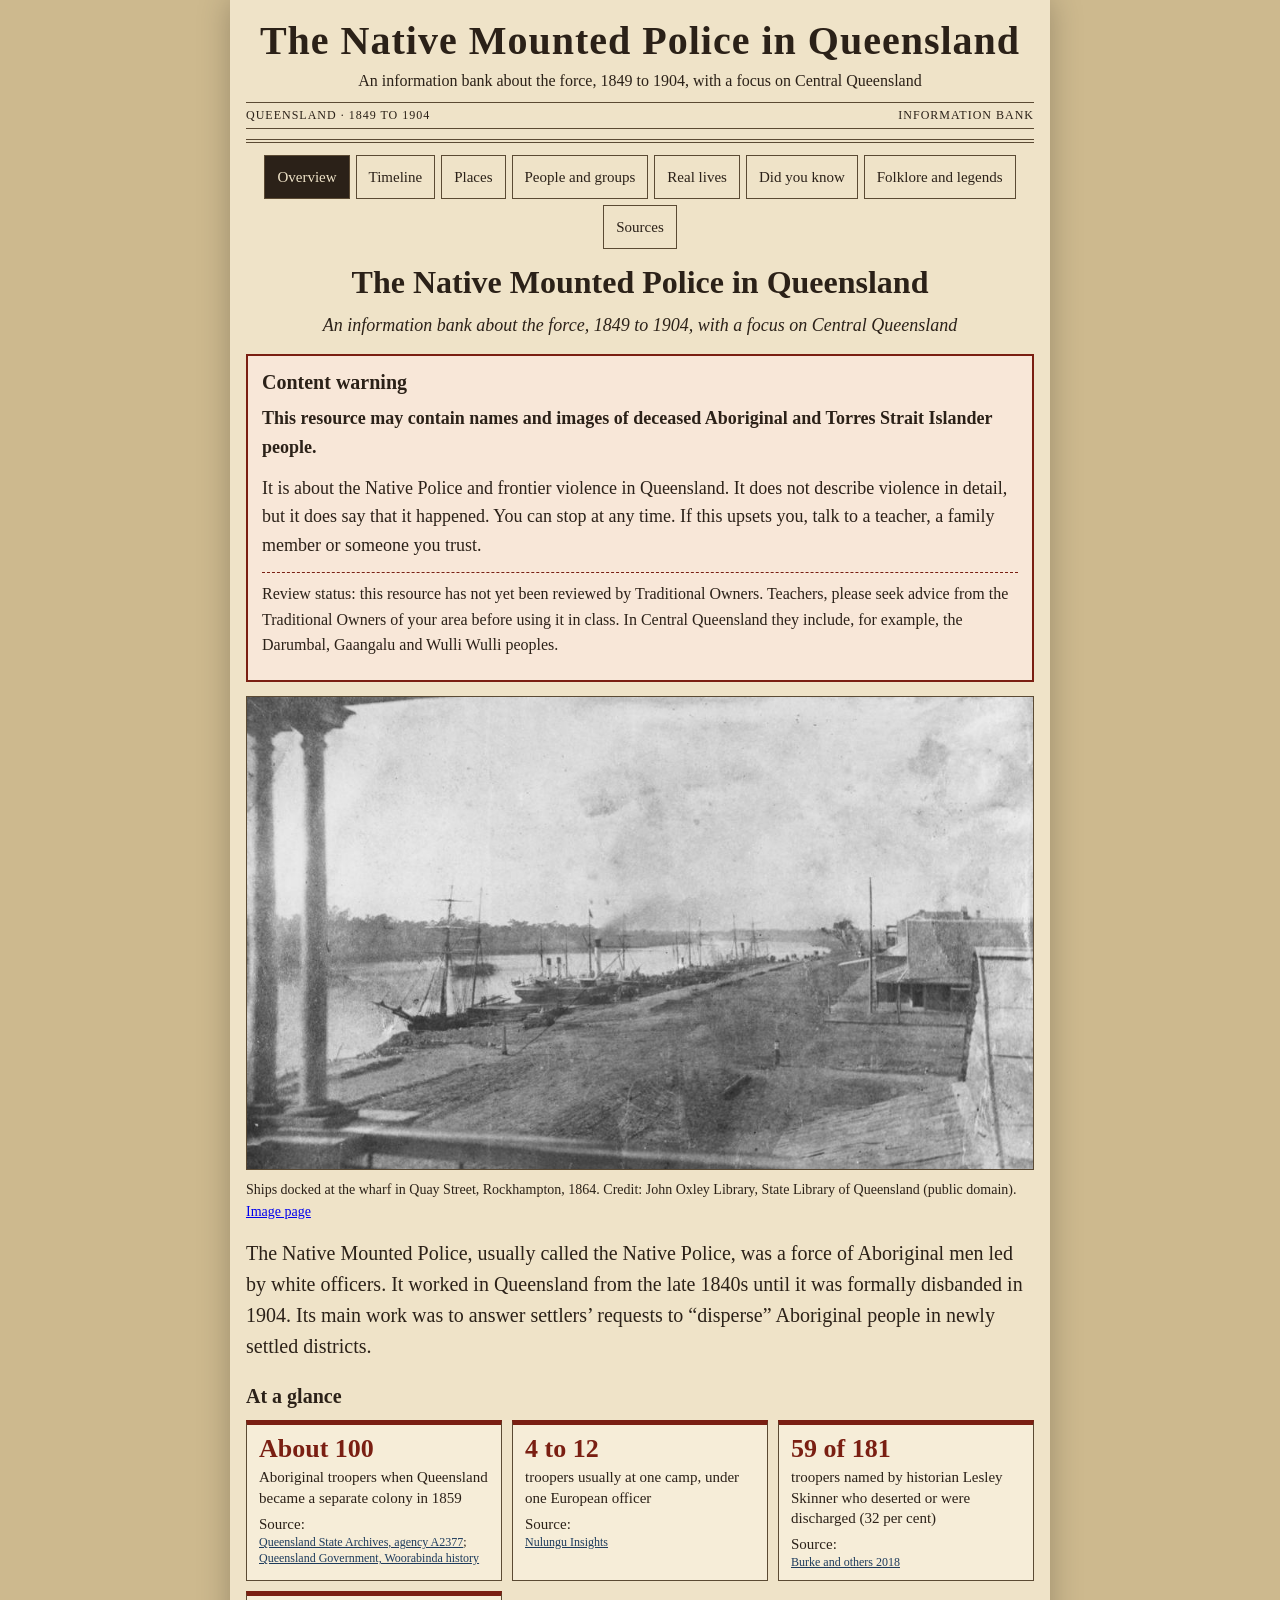
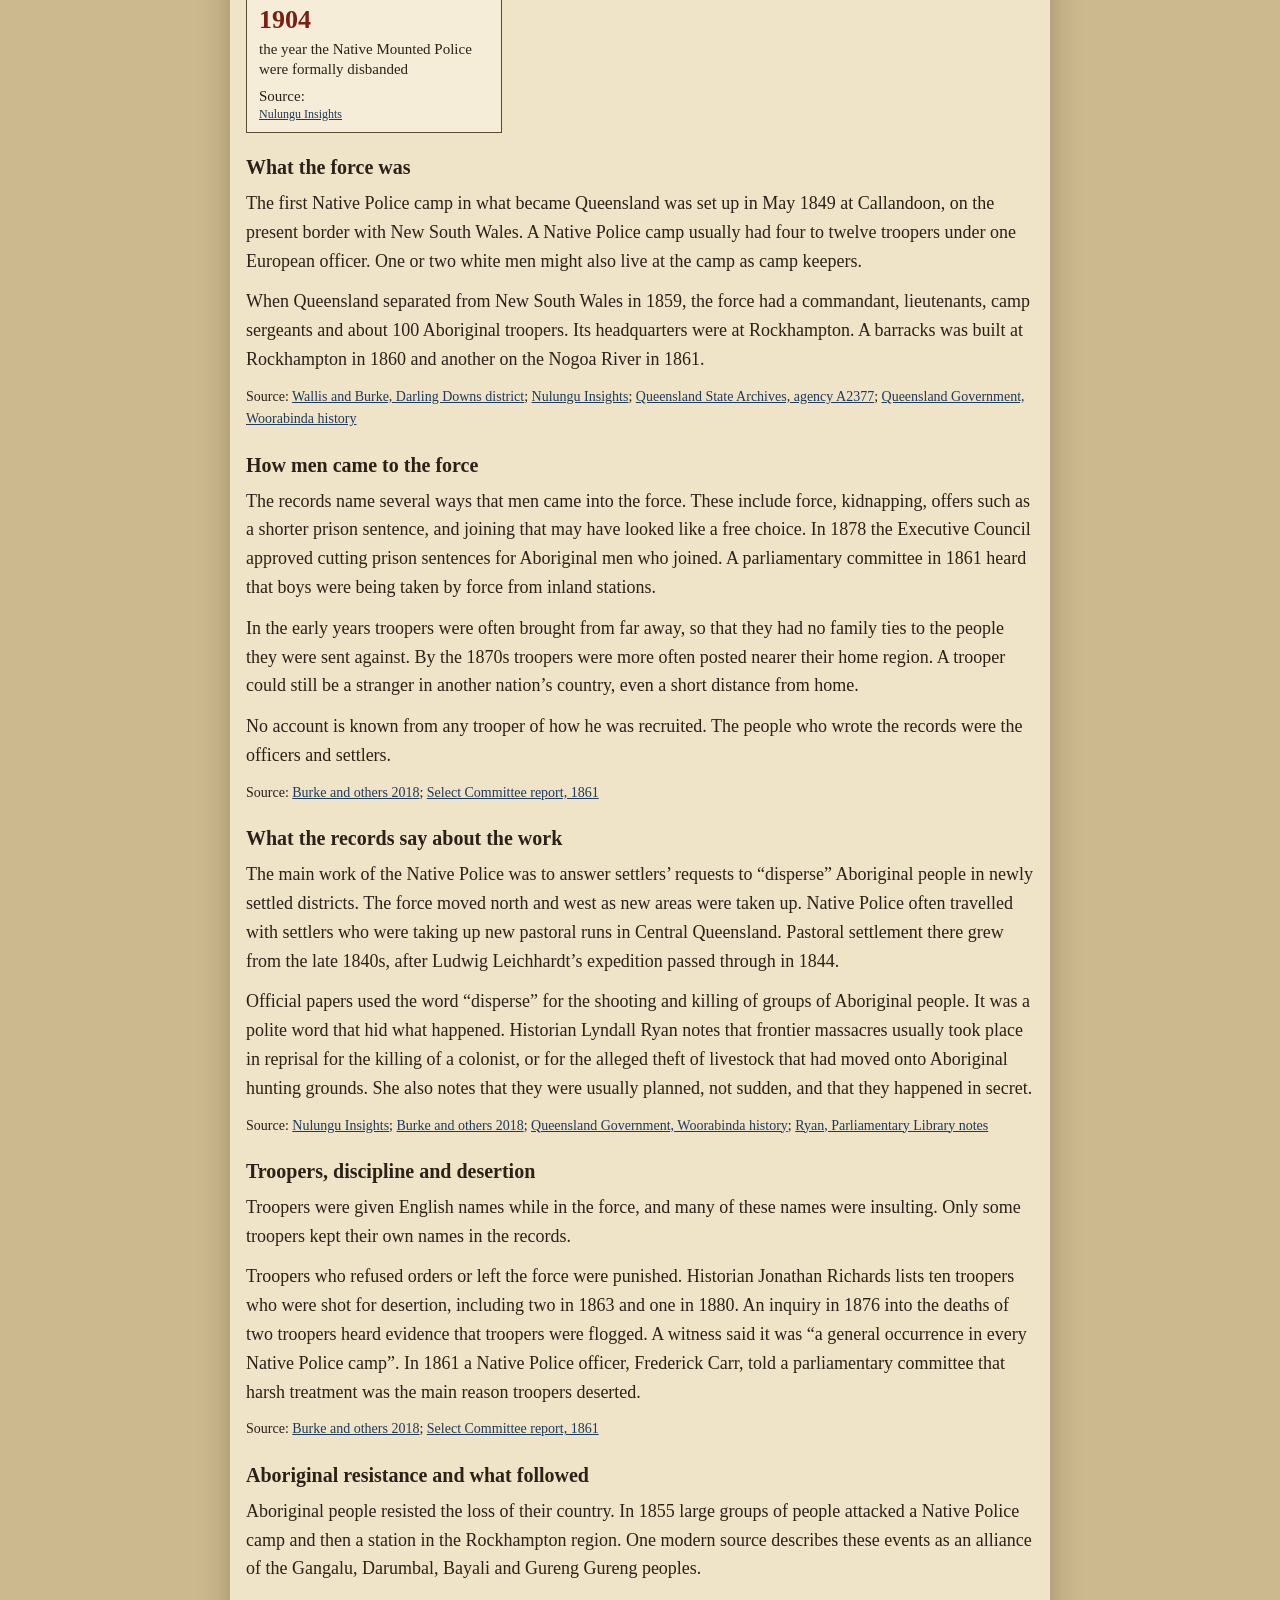
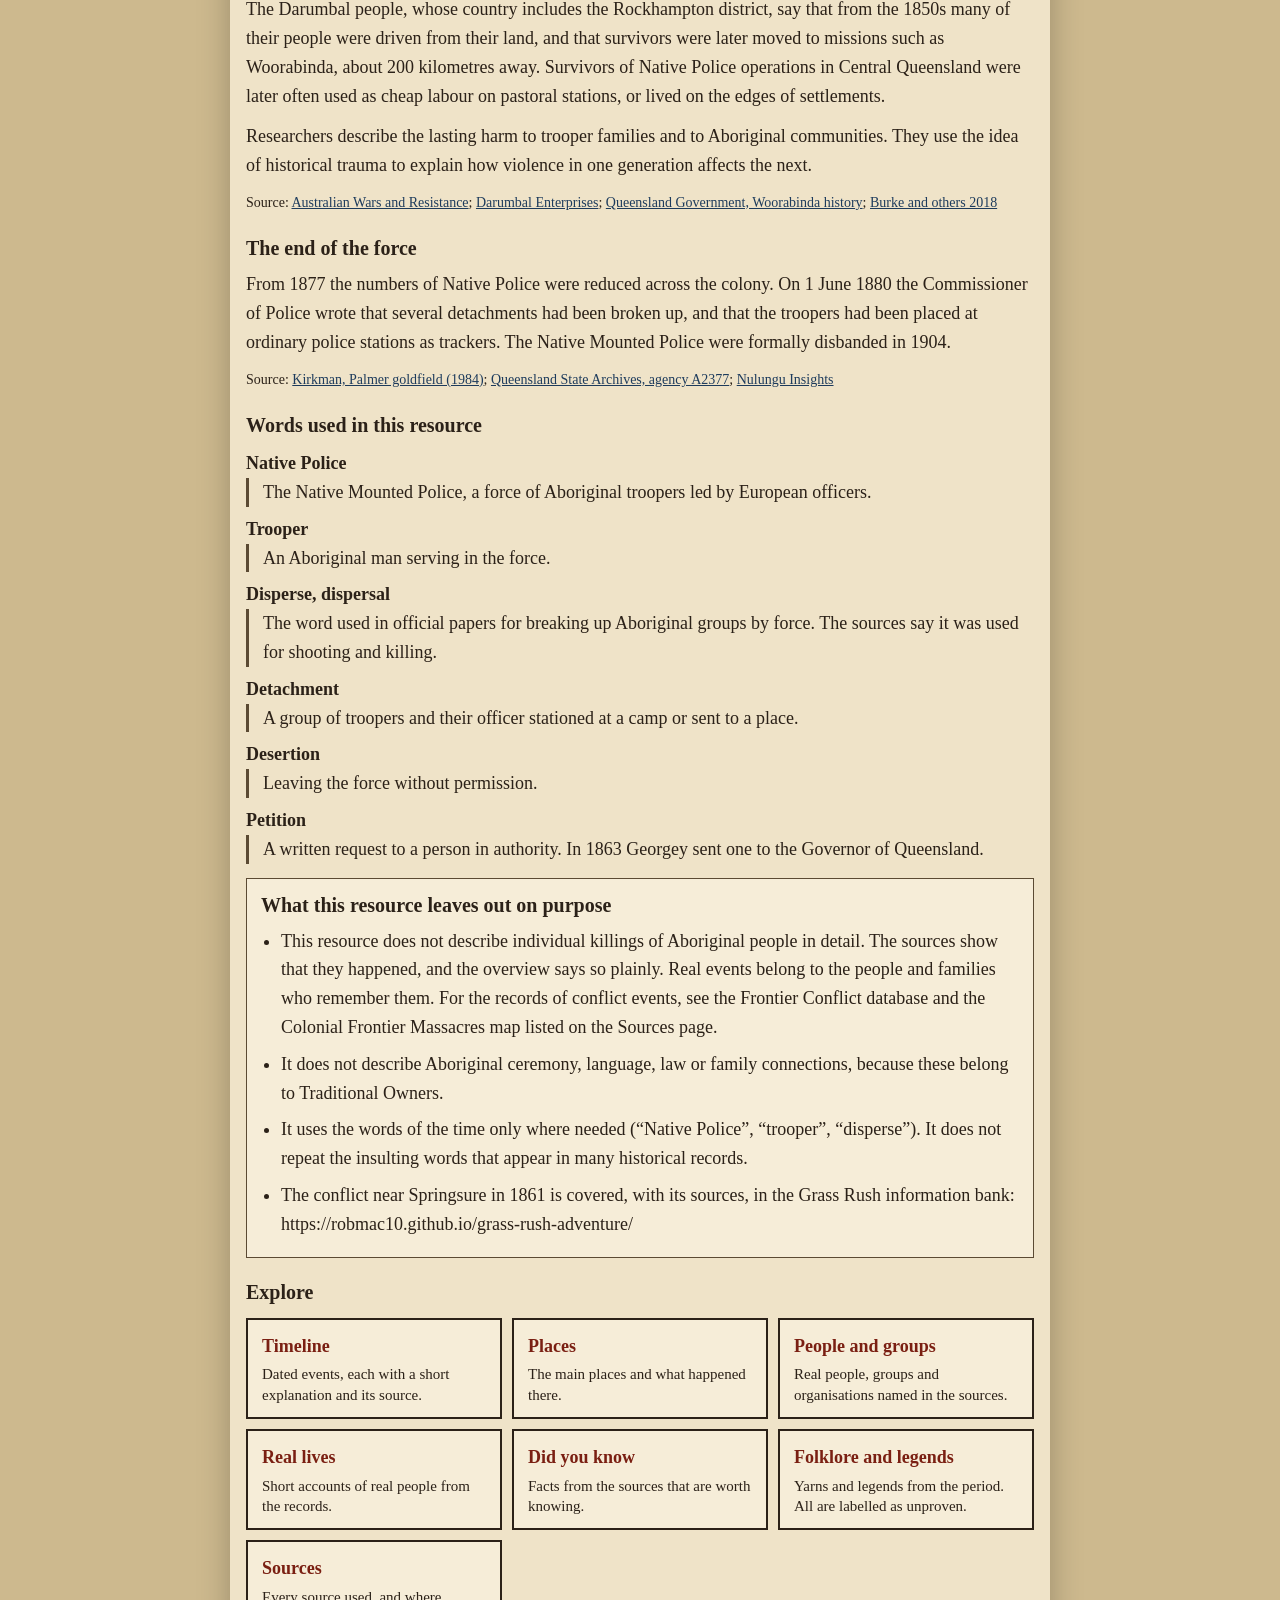
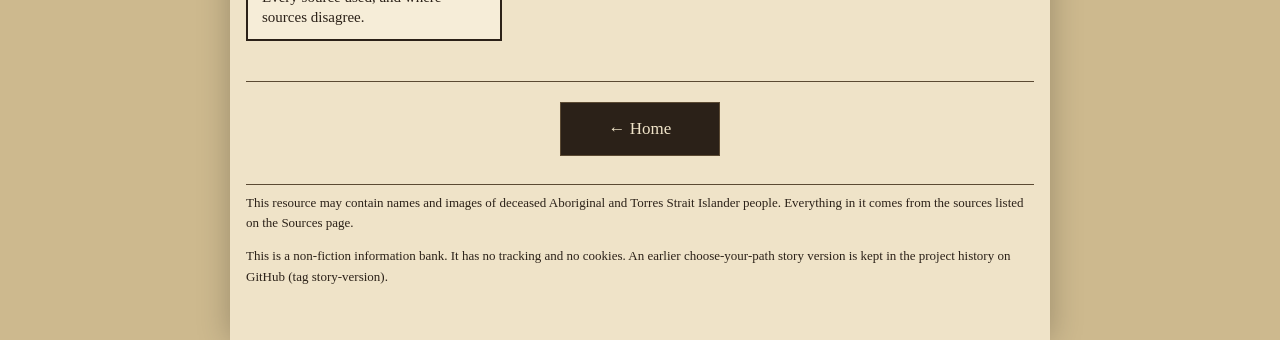
<file: index.html>
<!doctype html>
<html lang="en-AU"><head><meta charset="utf-8">
<meta name="viewport" content="width=device-width,initial-scale=1">
<title>The Native Mounted Police in Queensland</title>
<meta name="description" content="A non-fiction information bank about the Native Mounted Police in Queensland: an overview, timeline, places, people and groups, real lives, and sources. Includes a cultural content warning.">
<meta name="robots" content="noindex, nofollow">
<meta name="theme-color" content="#2b2118">
<link rel="icon" href="data:image/svg+xml,%3Csvg xmlns='http://www.w3.org/2000/svg' viewBox='0 0 32 32'%3E%3Crect width='32' height='32' fill='%232b2118'/%3E%3Cpath d='M6 24 L16 8 L26 24' stroke='%23f1e6cc' stroke-width='3' fill='none'/%3E%3C/svg%3E">
<link rel="stylesheet" href="styles.css">
</head><body>
<a class="skip" href="#main">Skip to the main content</a>
<div class="sheet">
<header>

 <div class="mast">The Native Mounted Police in Queensland</div>
 <div class="sub">An information bank about the force, 1849 to 1904, with a focus on Central Queensland</div>
 <div class="dateline"><span>Queensland · 1849 to 1904</span><span>Information bank</span></div>
</header>
<nav id="nav" aria-label="Sections"></nav>
<main id="main" tabindex="-1"></main>
<footer id="foot"></footer>
</div>
<noscript><p style="padding:16px;font-family:Georgia,serif">This resource needs JavaScript. Nothing is sent anywhere.</p></noscript>
<script src="data.js"></script>
<script src="app.js"></script>
</body></html>
</file>
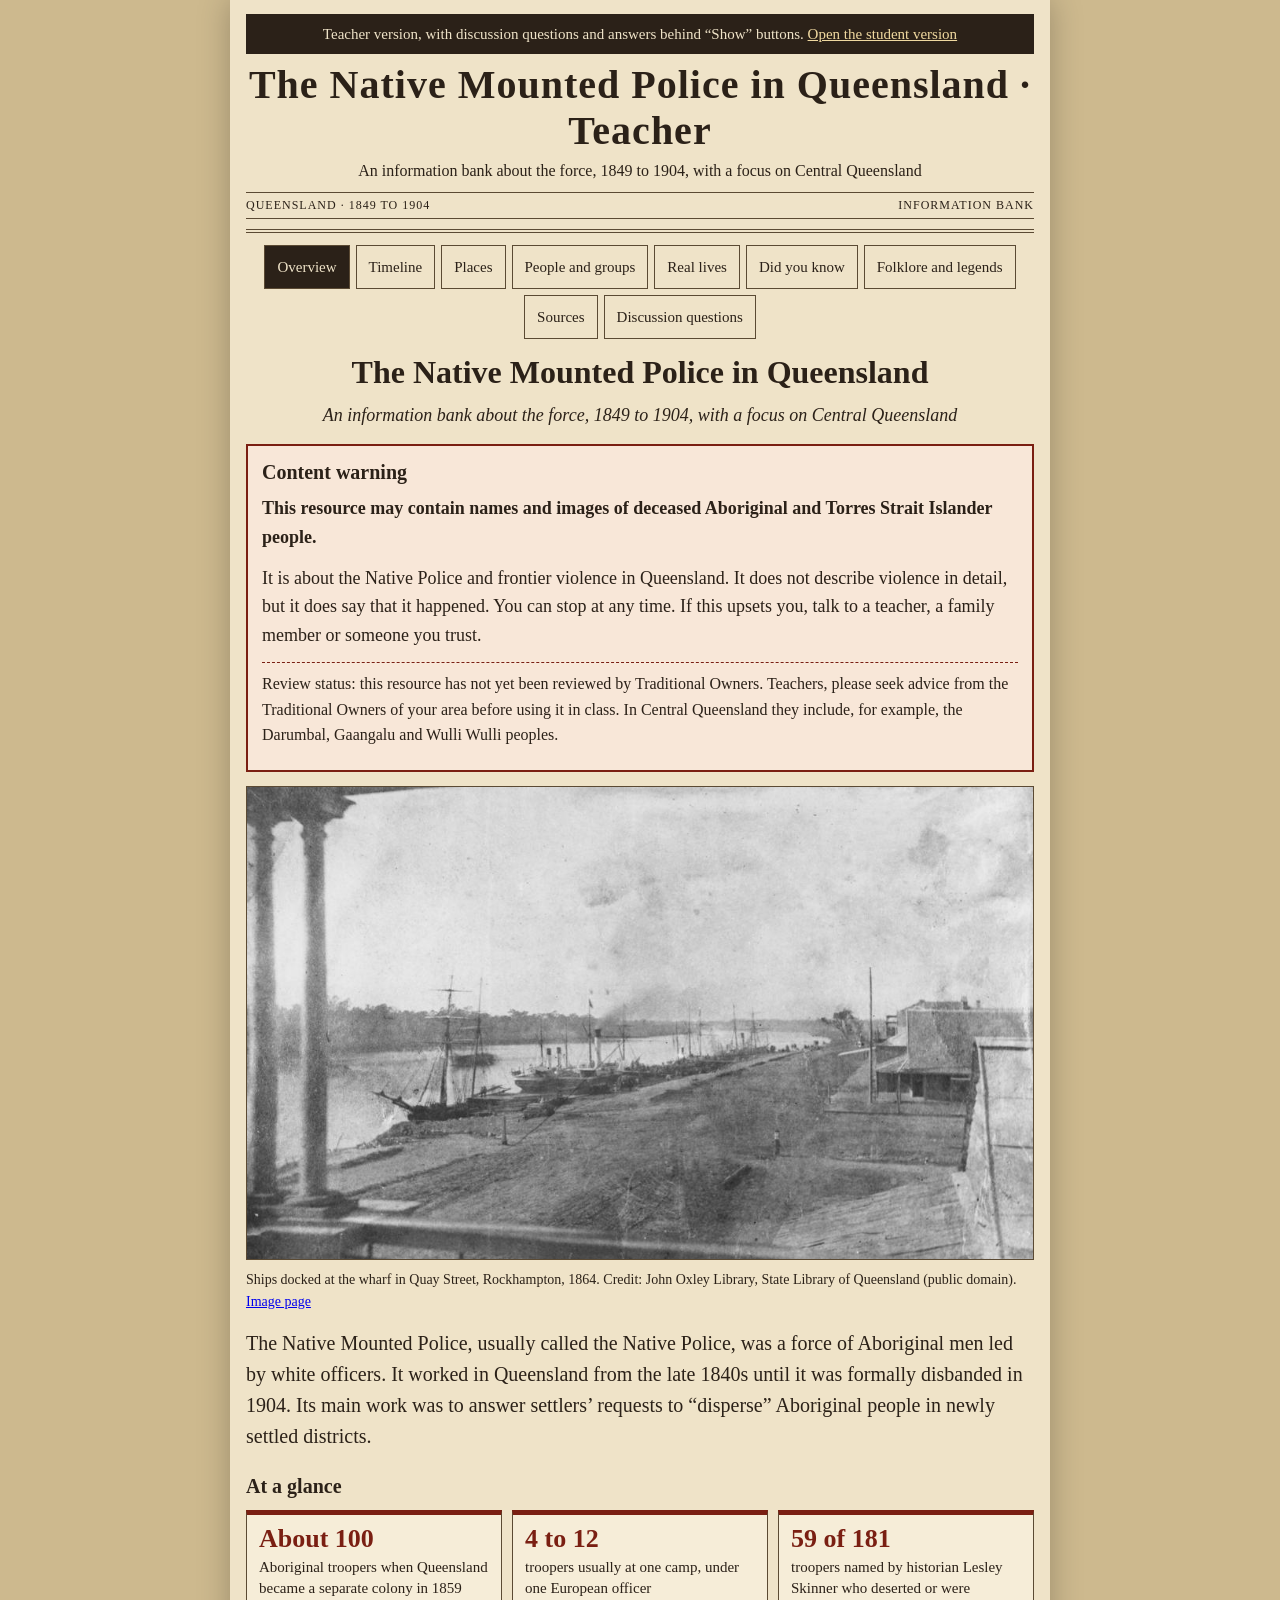
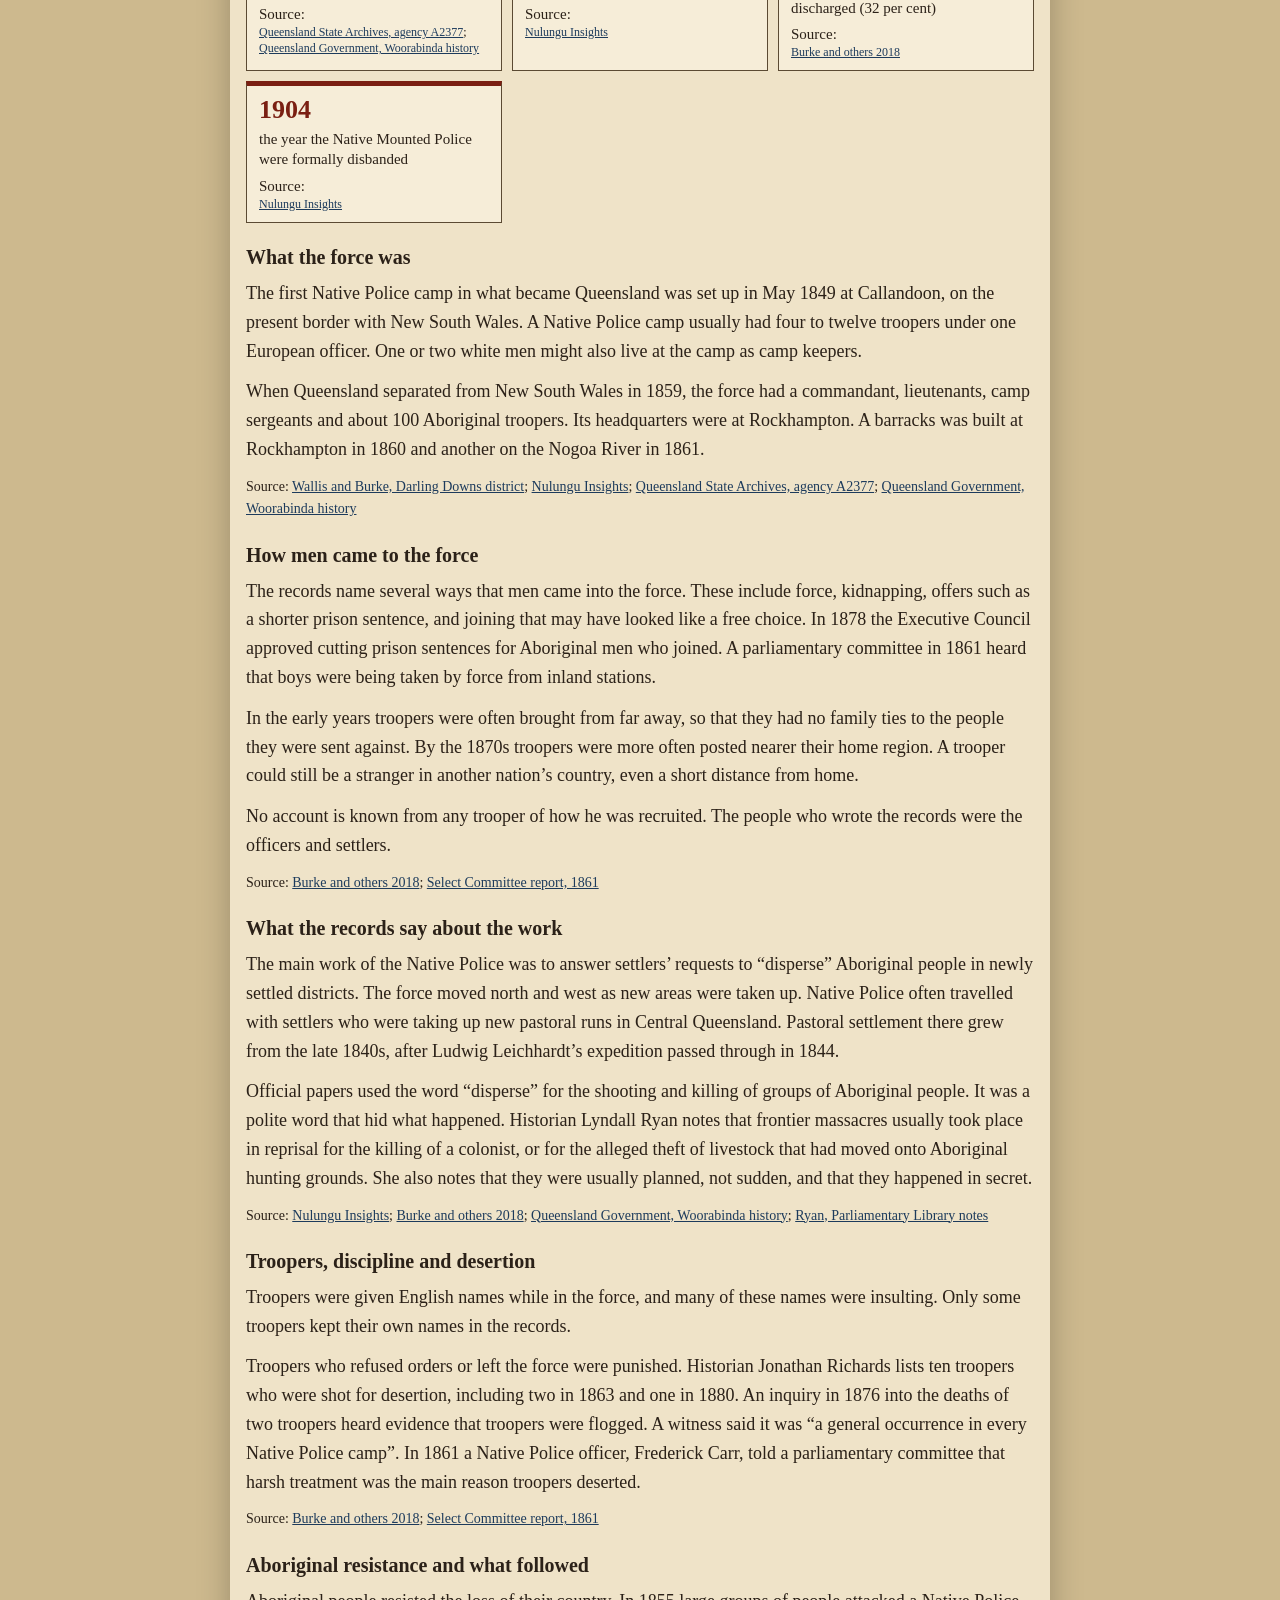
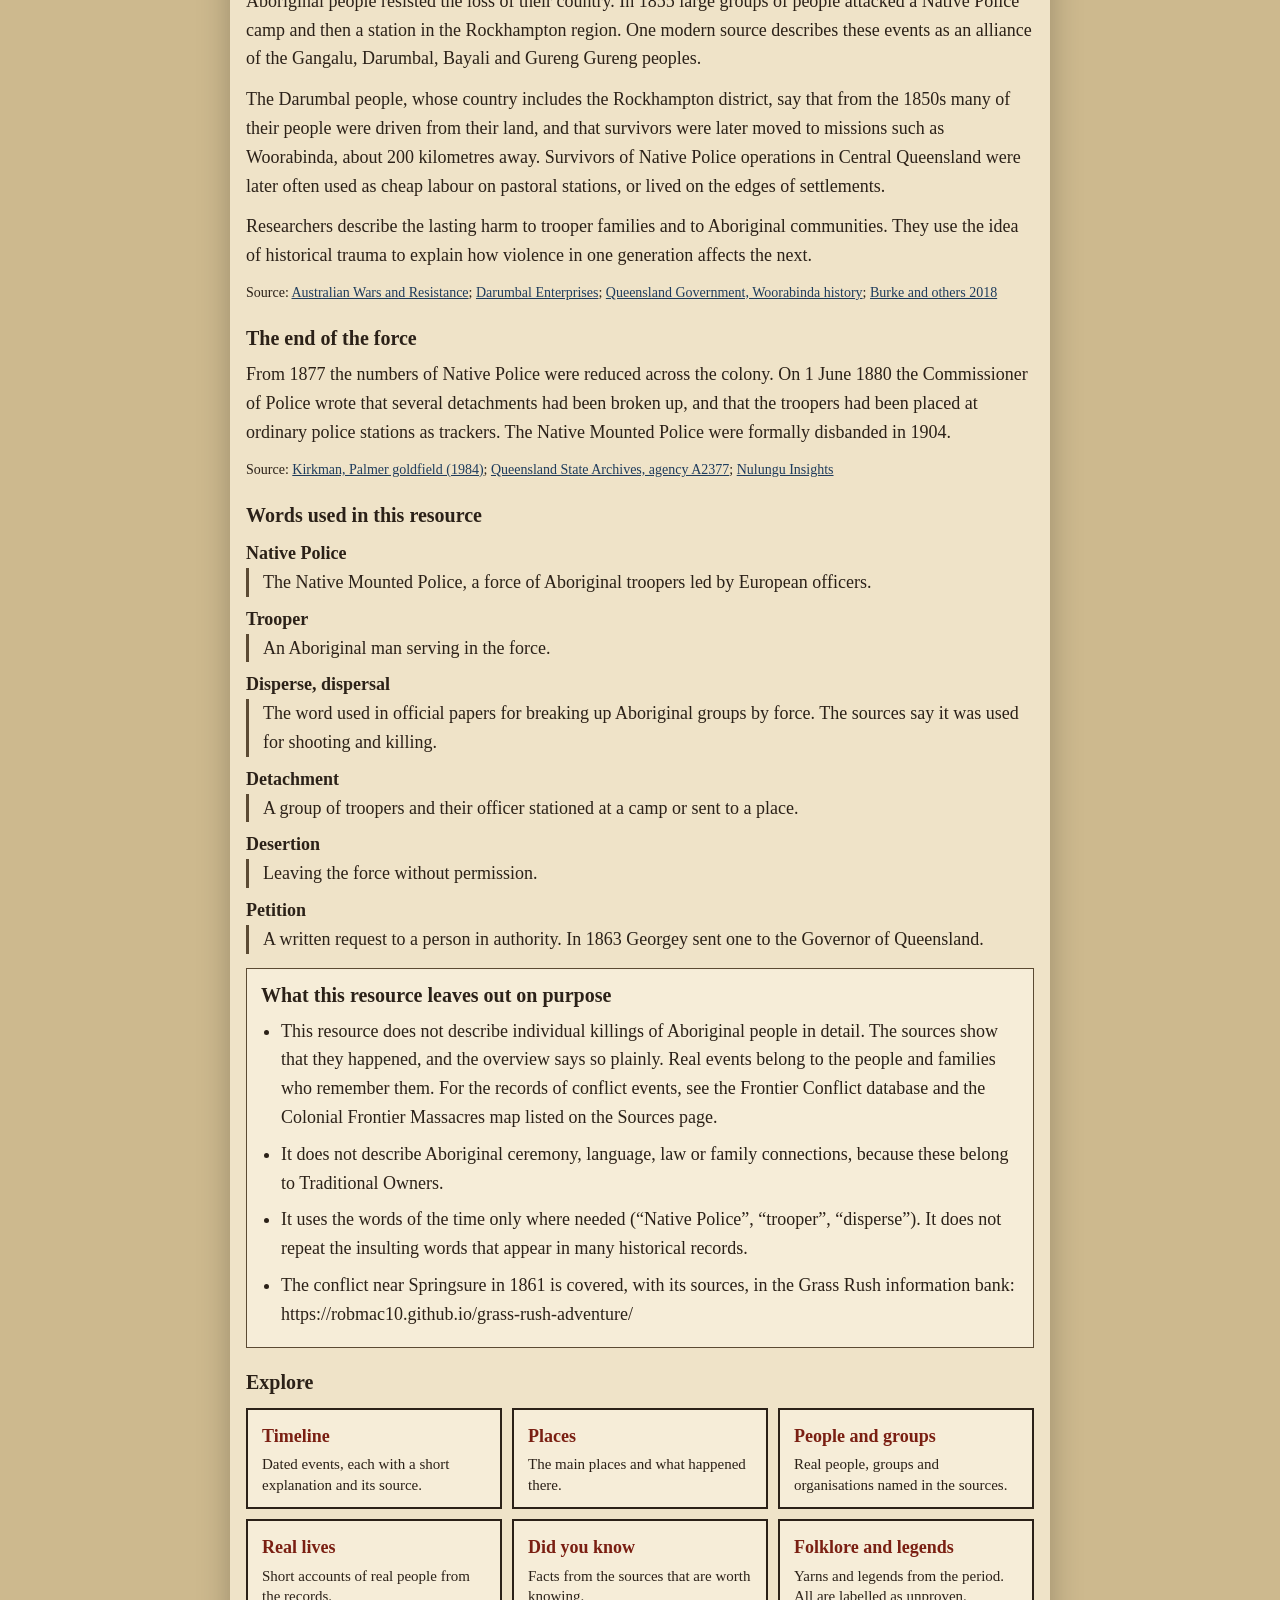
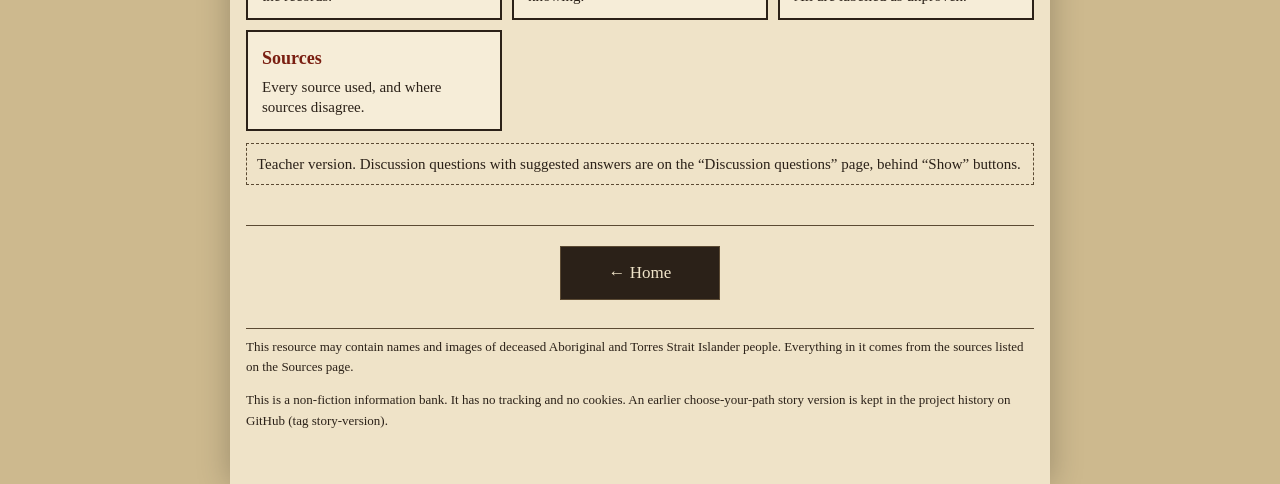
<file: teacher/index.html>
<!doctype html>
<html lang="en-AU"><head><meta charset="utf-8">
<meta name="viewport" content="width=device-width,initial-scale=1">
<title>The Native Mounted Police in Queensland · Teacher version</title>
<meta name="description" content="A non-fiction information bank about the Native Mounted Police in Queensland: an overview, timeline, places, people and groups, real lives, and sources. Includes a cultural content warning.">
<meta name="robots" content="noindex, nofollow">
<meta name="theme-color" content="#2b2118">
<link rel="icon" href="data:image/svg+xml,%3Csvg xmlns='http://www.w3.org/2000/svg' viewBox='0 0 32 32'%3E%3Crect width='32' height='32' fill='%232b2118'/%3E%3Cpath d='M6 24 L16 8 L26 24' stroke='%23f1e6cc' stroke-width='3' fill='none'/%3E%3C/svg%3E">
<link rel="stylesheet" href="styles.css">
</head><body>
<a class="skip" href="#main">Skip to the main content</a>
<div class="sheet">
<header>
<p class="tbanner">Teacher version, with discussion questions and answers behind “Show” buttons. <a href="../">Open the student version</a></p>
 <div class="mast">The Native Mounted Police in Queensland · Teacher</div>
 <div class="sub">An information bank about the force, 1849 to 1904, with a focus on Central Queensland</div>
 <div class="dateline"><span>Queensland · 1849 to 1904</span><span>Information bank</span></div>
</header>
<nav id="nav" aria-label="Sections"></nav>
<main id="main" tabindex="-1"></main>
<footer id="foot"></footer>
</div>
<noscript><p style="padding:16px;font-family:Georgia,serif">This resource needs JavaScript. Nothing is sent anywhere.</p></noscript>
<script src="data.js"></script>
<script src="app.js"></script>
</body></html>
</file>
<file: styles.css>
:root{--paper:#efe3c8;--ink:#2b2118;--rule:#5b4a33;--red:#7a1f12;--soft:#f6edd8;--green:#1f4a2c;--blue:#1d3b5c;--earth:#8a4b24}
*{box-sizing:border-box}
html{-webkit-text-size-adjust:100%}
body{margin:0;background:#cdb98e;color:var(--ink);font-family:Georgia,"Times New Roman",serif;font-size:18px;line-height:1.6}
.skip{position:absolute;left:-999px;top:0;background:var(--ink);color:var(--paper);padding:10px 14px;z-index:10}
.skip:focus{left:8px;top:8px}
.sheet{max-width:820px;margin:0 auto;background:var(--paper);padding:14px 16px 40px;min-height:100vh;box-shadow:0 0 30px rgba(0,0,0,.25)}
header{text-align:center;border-bottom:4px double var(--rule);padding-bottom:10px}
.mast{font-weight:bold;font-size:clamp(24px,6.5vw,40px);letter-spacing:1px;margin:4px 0;line-height:1.15}
.sub{font-size:16px}
.dateline{display:flex;justify-content:space-between;gap:8px;flex-wrap:wrap;font-size:12px;text-transform:uppercase;letter-spacing:1px;border-top:1px solid var(--rule);border-bottom:1px solid var(--rule);padding:3px 0;margin-top:8px}
.tbanner{background:var(--ink);color:var(--paper);margin:0 0 8px;padding:6px 10px;font-size:14px}
.tbanner a{color:#ffd9a8}
nav{display:flex;flex-wrap:wrap;gap:6px;margin:12px 0;justify-content:center}
nav a,.btn{display:inline-flex;align-items:center;justify-content:center;font:inherit;font-size:15px;padding:8px 12px;min-height:44px;background:var(--paper);color:var(--ink);border:1px solid var(--rule);cursor:pointer;text-decoration:none;text-align:center}
nav a[aria-current="page"]{background:var(--ink);color:var(--paper)}
.btn.dark{background:var(--ink);color:var(--paper)}
.btn.big{font-size:17px;padding:12px 16px}
.btn.small{font-size:14px}
:focus-visible{outline:3px solid var(--red);outline-offset:2px}
main:focus,h1:focus{outline:none}
h1{font-size:clamp(24px,6vw,32px);text-align:center;margin:14px 0 10px;line-height:1.2}
h2{font-size:20px;margin:18px 0 6px}
h3{font-size:17px;margin:12px 0 4px}
p{margin:0 0 12px}
.lead{text-align:center;font-style:italic}
.kind{font-family:"Courier New",monospace;text-transform:uppercase;letter-spacing:1px;font-size:14px;color:var(--red);text-align:center;margin:0 0 8px}
.strong{font-weight:bold}
.care{border:2px solid var(--red);background:#f8e7d8;padding:10px 14px;margin:14px 0}
.care h2{margin-top:0}
.panel{border:1px solid var(--rule);padding:10px 14px;margin:14px 0;background:var(--soft)}
.panel h2{margin-top:0}
.panel.real{border-left:6px solid var(--green)}
.panel.made{border-left:6px dashed var(--red)}
.panel.check{border-left:6px solid var(--blue)}
.panel.summary{border-left:6px solid var(--earth)}
.panel.teacher{border-left:6px double var(--blue);background:#e6edf4}
.panel ul{margin:6px 0 0;padding-left:20px}
.panel li{margin-bottom:8px}
details summary{cursor:pointer;font-weight:bold;min-height:32px}
.badge{display:inline-block;font-size:11px;font-weight:bold;letter-spacing:1px;text-transform:uppercase;padding:1px 7px;margin:0 6px 2px 0;border:1.5px solid;vertical-align:middle}
.b-real{color:var(--green);border-color:var(--green);background:#e4eddc}
.srcs{display:block;font-size:14px;margin-top:2px}
.srcs a,.sourcelist a{color:var(--blue);overflow-wrap:anywhere}
.choices{list-style:none;margin:6px 0;padding:0}
.sc{display:block;width:100%;text-align:left;font:inherit;background:#fffaf0;color:var(--ink);border:2px solid var(--rule);padding:12px 14px;margin:8px 0;cursor:pointer;min-height:48px}
.sc:hover{background:#f6e7c9;border-color:var(--red)}
.actions{display:flex;flex-wrap:wrap;gap:8px;margin:16px 0}
.small{font-size:14px}
.note{font-size:15px;border:1px dashed var(--rule);padding:8px 10px;margin:12px 0}
.sr{position:absolute;left:-9999px}
.trail li{margin-bottom:4px}
.qs li{margin-bottom:14px}
.tgroup{margin:8px 0}
.tbox{border:1px dashed var(--rule);background:#fffaf0;padding:8px 12px;margin-top:6px}
.sourcelist li{margin-bottom:10px;font-size:15px}
figure{margin:10px 0}
figure img{max-width:100%;height:auto;border:1px solid var(--rule)}
figcaption{font-size:14px}
footer{margin-top:28px;border-top:1px solid var(--rule);padding-top:8px;font-size:13px}
@media print{nav,.actions,.skip,.sc{display:none}.sheet{box-shadow:none}details{display:block}}

/* ---- Information bank additions (all four apps) ---- */
.sr{position:absolute;left:-9999px;width:1px;height:1px;overflow:hidden}
.tbanner{background:var(--ink);color:var(--paper);margin:0 0 8px;padding:8px 10px;font-size:15px}
.tbanner a{color:#f0d9a0}
.lead{max-width:44em;margin:0 auto 14px;text-align:center;font-style:italic}
.bigpara{font-size:20px;line-height:1.55;max-width:44em;margin:14px auto}
.strong{font-weight:bold}
.care .review{border-top:1px dashed var(--red);padding-top:8px;margin-top:8px;font-size:16px}
.glance{display:grid;grid-template-columns:repeat(auto-fit,minmax(190px,1fr));gap:10px;margin:8px 0 14px}
.stat{border:1px solid var(--rule);background:var(--soft);padding:10px 12px;border-top:5px solid var(--red)}
.stat b{display:block;font-size:26px;line-height:1.1;color:var(--red);font-family:Georgia,serif}
.stat span{display:block;font-size:15px;line-height:1.35;margin-top:4px}
.stat .srcs{display:block;margin-top:6px;font-size:12px}
.tiles{display:grid;grid-template-columns:repeat(auto-fit,minmax(200px,1fr));gap:10px;margin:10px 0}
.tile{display:block;border:2px solid var(--ink);background:var(--soft);color:var(--ink);text-decoration:none;padding:12px 14px;min-height:88px}
.tile b{display:block;font-size:18px;margin-bottom:4px;color:var(--red)}
.tile span{font-size:15px;line-height:1.35;display:block}
.tile:hover{background:var(--paper)}
.words{margin:6px 0 14px}
.words dt{font-weight:bold;margin-top:8px}
.words dd{margin:0 0 4px 0;padding-left:14px;border-left:3px solid var(--rule)}
.srcline{margin:2px 0 10px}
.srcs{font-size:14px}
.snote{font-size:14px;color:#4a3d2b}
.tl{list-style:none;margin:14px 0;padding:0 0 0 0;position:relative}
.tl:before{content:"";position:absolute;left:112px;top:6px;bottom:6px;width:3px;background:var(--rule);opacity:.55}
.tl li{display:grid;grid-template-columns:100px 1fr;gap:24px;margin:0 0 14px;position:relative}
.tl li:before{content:"";position:absolute;left:106px;top:9px;width:13px;height:13px;border-radius:50%;background:var(--red);border:2px solid var(--paper);box-shadow:0 0 0 1px var(--rule)}
.tl-date{font-family:"Courier New",Courier,monospace;font-weight:bold;font-size:15px;text-align:right;line-height:1.3;padding-top:3px;overflow-wrap:anywhere}
.tl-body{background:var(--soft);border:1px solid var(--rule);padding:8px 12px}
.tl-body h3{margin:0 0 4px;font-size:18px}
.tl-body p{margin:0 0 6px}
.tl li.flagged .tl-body{border-left:6px solid var(--blue)}
.flag{font-size:15px;border:1px dashed var(--blue);background:#e8eef6;padding:6px 10px}
.b-flag{color:var(--blue);border-color:var(--blue);background:#dfe8f3}
.card{border:1px solid var(--rule);background:var(--soft);padding:10px 16px 6px;margin:16px 0;border-top:5px solid var(--red)}
.card h2{margin-top:2px;border:0;font-size:22px}
.card h3{margin:2px 0 2px;font-size:18px}
.card.small{margin:0;padding:8px 12px 4px}
.cards{display:grid;grid-template-columns:repeat(auto-fit,minmax(290px,1fr));gap:12px;margin:10px 0}
.card .where{text-align:left;margin:0 0 8px}
.life blockquote{margin:10px 0;padding:8px 14px;border-left:6px solid var(--red);background:#fffaf0;font-style:italic}
.life blockquote p{margin:0 0 6px}
.life blockquote footer{font-style:normal;font-size:14px;border:0;margin:0;padding:0;text-align:left}
.viewpic summary,.panel>summary{cursor:pointer;font-weight:bold;min-height:32px}
.know{padding-left:0;list-style:none;counter-reset:k;margin:10px 0}
.know li{counter-increment:k;position:relative;padding:8px 12px 2px 52px;margin:0 0 10px;background:var(--soft);border:1px solid var(--rule);min-height:48px}
.know li:before{content:counter(k);position:absolute;left:10px;top:8px;width:30px;height:30px;line-height:30px;text-align:center;background:var(--red);color:var(--paper);font-weight:bold;font-family:Arial,sans-serif;border-radius:50%}
.know li p{margin:0 0 6px}
.panel.teacher{border-left:6px solid var(--blue);background:#e8eef6}
.tgroup{margin:6px 0 10px}
.qs{padding-left:22px}
.qs>li{margin-bottom:18px}
.tbox{border:1px dashed var(--blue);background:#fffaf0;padding:8px 12px;margin-top:6px}
.sourcelist{font-size:15px;padding-left:20px;overflow-wrap:anywhere}
.sourcelist li{margin-bottom:9px}
@media(max-width:620px){
 .tl:before{left:7px}
 .tl li{grid-template-columns:1fr;gap:2px;padding-left:26px}
 .tl li:before{left:1px;top:6px}
 .tl-date{text-align:left;padding-top:0}
 .bigpara{font-size:18px}
 nav a{font-size:14px;padding:6px 10px;min-height:40px}
}

.homebar{margin:40px 0 8px;padding-top:20px;border-top:1px solid var(--rule);text-align:center}
.homebar .btn{min-width:160px}

/* ---- Folklore and legends section ---- */
.b-folk{color:var(--blue);border:1.5px dashed var(--blue);background:#dfe8f3}
.folkbanner{border:2px dashed var(--blue);background:#e8eef6;padding:10px 14px;margin:14px 0}
.folkbanner h2{margin-top:0;border:0}
.card.folk{border-top:5px dashed var(--blue)}
.folkfrom,.folkknown{margin:10px 0;padding:6px 12px;border-left:6px solid var(--rule);background:#fffaf0}
.folkknown{border-left-color:var(--green)}
.folkfrom h3,.folkknown h3{margin-top:2px}
</file>
<file: teacher/styles.css>
:root{--paper:#efe3c8;--ink:#2b2118;--rule:#5b4a33;--red:#7a1f12;--soft:#f6edd8;--green:#1f4a2c;--blue:#1d3b5c;--earth:#8a4b24}
*{box-sizing:border-box}
html{-webkit-text-size-adjust:100%}
body{margin:0;background:#cdb98e;color:var(--ink);font-family:Georgia,"Times New Roman",serif;font-size:18px;line-height:1.6}
.skip{position:absolute;left:-999px;top:0;background:var(--ink);color:var(--paper);padding:10px 14px;z-index:10}
.skip:focus{left:8px;top:8px}
.sheet{max-width:820px;margin:0 auto;background:var(--paper);padding:14px 16px 40px;min-height:100vh;box-shadow:0 0 30px rgba(0,0,0,.25)}
header{text-align:center;border-bottom:4px double var(--rule);padding-bottom:10px}
.mast{font-weight:bold;font-size:clamp(24px,6.5vw,40px);letter-spacing:1px;margin:4px 0;line-height:1.15}
.sub{font-size:16px}
.dateline{display:flex;justify-content:space-between;gap:8px;flex-wrap:wrap;font-size:12px;text-transform:uppercase;letter-spacing:1px;border-top:1px solid var(--rule);border-bottom:1px solid var(--rule);padding:3px 0;margin-top:8px}
.tbanner{background:var(--ink);color:var(--paper);margin:0 0 8px;padding:6px 10px;font-size:14px}
.tbanner a{color:#ffd9a8}
nav{display:flex;flex-wrap:wrap;gap:6px;margin:12px 0;justify-content:center}
nav a,.btn{display:inline-flex;align-items:center;justify-content:center;font:inherit;font-size:15px;padding:8px 12px;min-height:44px;background:var(--paper);color:var(--ink);border:1px solid var(--rule);cursor:pointer;text-decoration:none;text-align:center}
nav a[aria-current="page"]{background:var(--ink);color:var(--paper)}
.btn.dark{background:var(--ink);color:var(--paper)}
.btn.big{font-size:17px;padding:12px 16px}
.btn.small{font-size:14px}
:focus-visible{outline:3px solid var(--red);outline-offset:2px}
main:focus,h1:focus{outline:none}
h1{font-size:clamp(24px,6vw,32px);text-align:center;margin:14px 0 10px;line-height:1.2}
h2{font-size:20px;margin:18px 0 6px}
h3{font-size:17px;margin:12px 0 4px}
p{margin:0 0 12px}
.lead{text-align:center;font-style:italic}
.kind{font-family:"Courier New",monospace;text-transform:uppercase;letter-spacing:1px;font-size:14px;color:var(--red);text-align:center;margin:0 0 8px}
.strong{font-weight:bold}
.care{border:2px solid var(--red);background:#f8e7d8;padding:10px 14px;margin:14px 0}
.care h2{margin-top:0}
.panel{border:1px solid var(--rule);padding:10px 14px;margin:14px 0;background:var(--soft)}
.panel h2{margin-top:0}
.panel.real{border-left:6px solid var(--green)}
.panel.made{border-left:6px dashed var(--red)}
.panel.check{border-left:6px solid var(--blue)}
.panel.summary{border-left:6px solid var(--earth)}
.panel.teacher{border-left:6px double var(--blue);background:#e6edf4}
.panel ul{margin:6px 0 0;padding-left:20px}
.panel li{margin-bottom:8px}
details summary{cursor:pointer;font-weight:bold;min-height:32px}
.badge{display:inline-block;font-size:11px;font-weight:bold;letter-spacing:1px;text-transform:uppercase;padding:1px 7px;margin:0 6px 2px 0;border:1.5px solid;vertical-align:middle}
.b-real{color:var(--green);border-color:var(--green);background:#e4eddc}
.srcs{display:block;font-size:14px;margin-top:2px}
.srcs a,.sourcelist a{color:var(--blue);overflow-wrap:anywhere}
.choices{list-style:none;margin:6px 0;padding:0}
.sc{display:block;width:100%;text-align:left;font:inherit;background:#fffaf0;color:var(--ink);border:2px solid var(--rule);padding:12px 14px;margin:8px 0;cursor:pointer;min-height:48px}
.sc:hover{background:#f6e7c9;border-color:var(--red)}
.actions{display:flex;flex-wrap:wrap;gap:8px;margin:16px 0}
.small{font-size:14px}
.note{font-size:15px;border:1px dashed var(--rule);padding:8px 10px;margin:12px 0}
.sr{position:absolute;left:-9999px}
.trail li{margin-bottom:4px}
.qs li{margin-bottom:14px}
.tgroup{margin:8px 0}
.tbox{border:1px dashed var(--rule);background:#fffaf0;padding:8px 12px;margin-top:6px}
.sourcelist li{margin-bottom:10px;font-size:15px}
figure{margin:10px 0}
figure img{max-width:100%;height:auto;border:1px solid var(--rule)}
figcaption{font-size:14px}
footer{margin-top:28px;border-top:1px solid var(--rule);padding-top:8px;font-size:13px}
@media print{nav,.actions,.skip,.sc{display:none}.sheet{box-shadow:none}details{display:block}}

/* ---- Information bank additions (all four apps) ---- */
.sr{position:absolute;left:-9999px;width:1px;height:1px;overflow:hidden}
.tbanner{background:var(--ink);color:var(--paper);margin:0 0 8px;padding:8px 10px;font-size:15px}
.tbanner a{color:#f0d9a0}
.lead{max-width:44em;margin:0 auto 14px;text-align:center;font-style:italic}
.bigpara{font-size:20px;line-height:1.55;max-width:44em;margin:14px auto}
.strong{font-weight:bold}
.care .review{border-top:1px dashed var(--red);padding-top:8px;margin-top:8px;font-size:16px}
.glance{display:grid;grid-template-columns:repeat(auto-fit,minmax(190px,1fr));gap:10px;margin:8px 0 14px}
.stat{border:1px solid var(--rule);background:var(--soft);padding:10px 12px;border-top:5px solid var(--red)}
.stat b{display:block;font-size:26px;line-height:1.1;color:var(--red);font-family:Georgia,serif}
.stat span{display:block;font-size:15px;line-height:1.35;margin-top:4px}
.stat .srcs{display:block;margin-top:6px;font-size:12px}
.tiles{display:grid;grid-template-columns:repeat(auto-fit,minmax(200px,1fr));gap:10px;margin:10px 0}
.tile{display:block;border:2px solid var(--ink);background:var(--soft);color:var(--ink);text-decoration:none;padding:12px 14px;min-height:88px}
.tile b{display:block;font-size:18px;margin-bottom:4px;color:var(--red)}
.tile span{font-size:15px;line-height:1.35;display:block}
.tile:hover{background:var(--paper)}
.words{margin:6px 0 14px}
.words dt{font-weight:bold;margin-top:8px}
.words dd{margin:0 0 4px 0;padding-left:14px;border-left:3px solid var(--rule)}
.srcline{margin:2px 0 10px}
.srcs{font-size:14px}
.snote{font-size:14px;color:#4a3d2b}
.tl{list-style:none;margin:14px 0;padding:0 0 0 0;position:relative}
.tl:before{content:"";position:absolute;left:112px;top:6px;bottom:6px;width:3px;background:var(--rule);opacity:.55}
.tl li{display:grid;grid-template-columns:100px 1fr;gap:24px;margin:0 0 14px;position:relative}
.tl li:before{content:"";position:absolute;left:106px;top:9px;width:13px;height:13px;border-radius:50%;background:var(--red);border:2px solid var(--paper);box-shadow:0 0 0 1px var(--rule)}
.tl-date{font-family:"Courier New",Courier,monospace;font-weight:bold;font-size:15px;text-align:right;line-height:1.3;padding-top:3px;overflow-wrap:anywhere}
.tl-body{background:var(--soft);border:1px solid var(--rule);padding:8px 12px}
.tl-body h3{margin:0 0 4px;font-size:18px}
.tl-body p{margin:0 0 6px}
.tl li.flagged .tl-body{border-left:6px solid var(--blue)}
.flag{font-size:15px;border:1px dashed var(--blue);background:#e8eef6;padding:6px 10px}
.b-flag{color:var(--blue);border-color:var(--blue);background:#dfe8f3}
.card{border:1px solid var(--rule);background:var(--soft);padding:10px 16px 6px;margin:16px 0;border-top:5px solid var(--red)}
.card h2{margin-top:2px;border:0;font-size:22px}
.card h3{margin:2px 0 2px;font-size:18px}
.card.small{margin:0;padding:8px 12px 4px}
.cards{display:grid;grid-template-columns:repeat(auto-fit,minmax(290px,1fr));gap:12px;margin:10px 0}
.card .where{text-align:left;margin:0 0 8px}
.life blockquote{margin:10px 0;padding:8px 14px;border-left:6px solid var(--red);background:#fffaf0;font-style:italic}
.life blockquote p{margin:0 0 6px}
.life blockquote footer{font-style:normal;font-size:14px;border:0;margin:0;padding:0;text-align:left}
.viewpic summary,.panel>summary{cursor:pointer;font-weight:bold;min-height:32px}
.know{padding-left:0;list-style:none;counter-reset:k;margin:10px 0}
.know li{counter-increment:k;position:relative;padding:8px 12px 2px 52px;margin:0 0 10px;background:var(--soft);border:1px solid var(--rule);min-height:48px}
.know li:before{content:counter(k);position:absolute;left:10px;top:8px;width:30px;height:30px;line-height:30px;text-align:center;background:var(--red);color:var(--paper);font-weight:bold;font-family:Arial,sans-serif;border-radius:50%}
.know li p{margin:0 0 6px}
.panel.teacher{border-left:6px solid var(--blue);background:#e8eef6}
.tgroup{margin:6px 0 10px}
.qs{padding-left:22px}
.qs>li{margin-bottom:18px}
.tbox{border:1px dashed var(--blue);background:#fffaf0;padding:8px 12px;margin-top:6px}
.sourcelist{font-size:15px;padding-left:20px;overflow-wrap:anywhere}
.sourcelist li{margin-bottom:9px}
@media(max-width:620px){
 .tl:before{left:7px}
 .tl li{grid-template-columns:1fr;gap:2px;padding-left:26px}
 .tl li:before{left:1px;top:6px}
 .tl-date{text-align:left;padding-top:0}
 .bigpara{font-size:18px}
 nav a{font-size:14px;padding:6px 10px;min-height:40px}
}

.homebar{margin:40px 0 8px;padding-top:20px;border-top:1px solid var(--rule);text-align:center}
.homebar .btn{min-width:160px}

/* ---- Folklore and legends section ---- */
.b-folk{color:var(--blue);border:1.5px dashed var(--blue);background:#dfe8f3}
.folkbanner{border:2px dashed var(--blue);background:#e8eef6;padding:10px 14px;margin:14px 0}
.folkbanner h2{margin-top:0;border:0}
.card.folk{border-top:5px dashed var(--blue)}
.folkfrom,.folkknown{margin:10px 0;padding:6px 12px;border-left:6px solid var(--rule);background:#fffaf0}
.folkknown{border-left-color:var(--green)}
.folkfrom h3,.folkknown h3{margin-top:2px}
</file>
